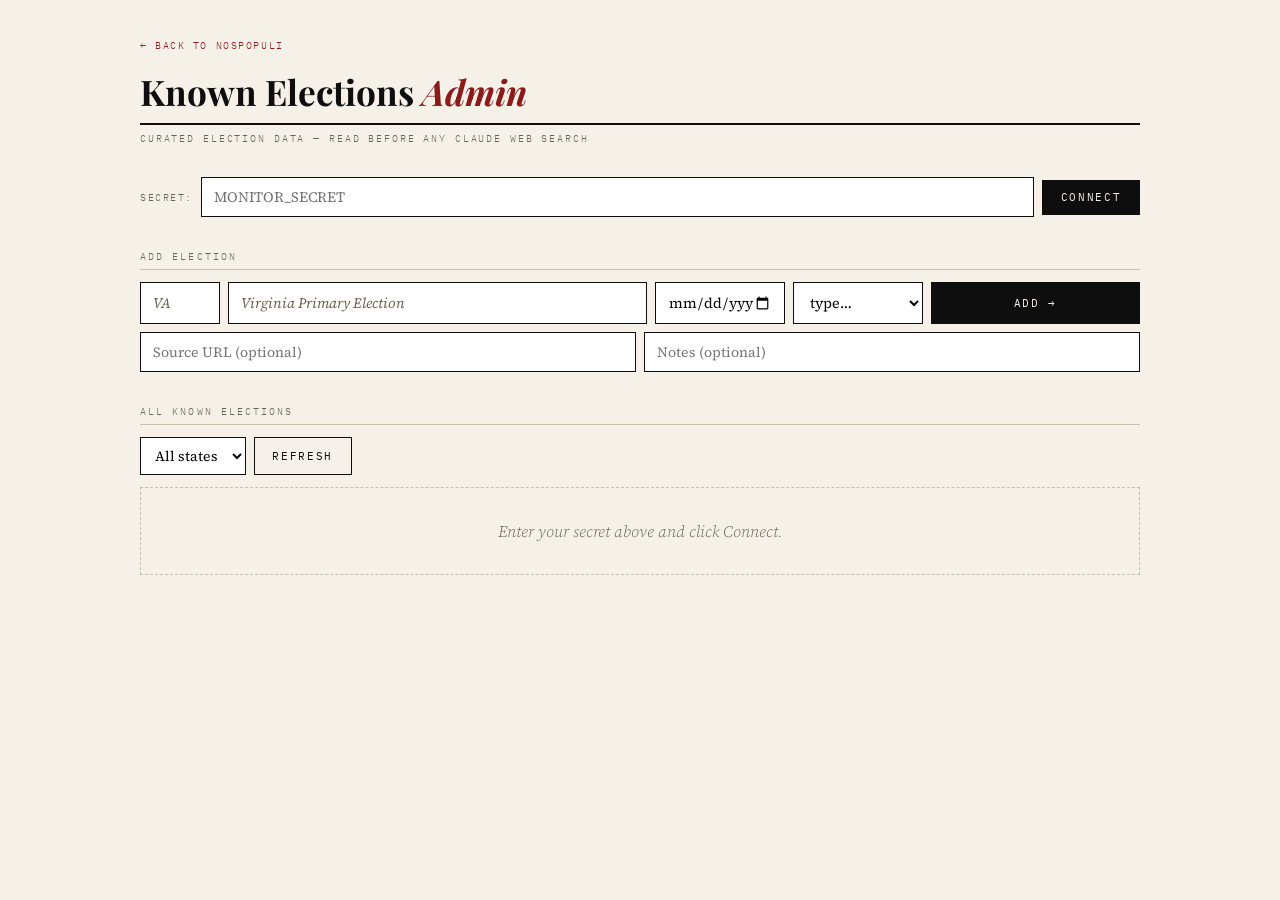
<file: frontend/admin_elections.html>
<!DOCTYPE html>
<html lang="en">
<head>
  <meta charset="UTF-8" />
  <meta name="viewport" content="width=device-width, initial-scale=1.0"/>
  <title>NosPopuli — Known Elections Admin</title>
  <link rel="preconnect" href="https://fonts.googleapis.com">
  <link href="https://fonts.googleapis.com/css2?family=Playfair+Display:wght@700&family=IBM+Plex+Mono:wght@400;500&family=Source+Serif+4:ital,wght@0,300;0,400&display=swap" rel="stylesheet">
  <style>
    *, *::before, *::after { box-sizing: border-box; margin: 0; padding: 0; }
    :root {
      --ink: #0e0e0e; --paper: #f5f0e8; --card-bg: #faf7f2;
      --accent: #8b1a1a; --muted: #6b6355; --rule: #c8bfaa;
    }
    body {
      background: var(--paper); color: var(--ink);
      font-family: 'Source Serif 4', Georgia, serif; font-weight: 300;
      padding: 2rem; min-height: 100vh;
    }
    .wrap { max-width: 1000px; margin: 0 auto; }
    h1 {
      font-family: 'Playfair Display', serif; font-size: 2.2rem;
      border-bottom: 2px solid var(--ink); padding-bottom: 0.5rem; margin-bottom: 0.4rem;
    }
    h1 span { color: var(--accent); font-style: italic; }
    .sub {
      font-family: 'IBM Plex Mono', monospace; font-size: 0.65rem;
      letter-spacing: 0.18em; text-transform: uppercase;
      color: var(--muted); margin-bottom: 2rem;
    }
    .section-label {
      font-family: 'IBM Plex Mono', monospace; font-size: 0.65rem;
      letter-spacing: 0.2em; text-transform: uppercase; color: var(--muted);
      margin: 2rem 0 0.75rem; padding-bottom: 0.4rem; border-bottom: 1px solid var(--rule);
    }
    .auth-row { display: flex; gap: 0.5rem; align-items: center; margin-bottom: 1.5rem; }
    .form-grid {
      display: grid;
      grid-template-columns: 80px 2fr 130px 130px 1fr;
      gap: 0.5rem;
      margin-bottom: 0.5rem;
    }
    .form-grid input, .form-grid select, .auth-row input {
      font-family: 'Source Serif 4', serif; font-size: 0.9rem;
      padding: 0.55rem 0.75rem; border: 1.5px solid var(--ink); background: white;
      outline: none;
    }
    .form-grid input::placeholder { color: var(--muted); font-style: italic; }
    .form-grid input:focus, .form-grid select:focus, .auth-row input:focus { border-color: var(--accent); }
    .form-extras {
      display: grid; grid-template-columns: 1fr 1fr; gap: 0.5rem; margin-bottom: 0.75rem;
    }
    .form-extras input {
      font-family: 'Source Serif 4', serif; font-size: 0.88rem;
      padding: 0.55rem 0.75rem; border: 1.5px solid var(--ink); background: white; outline: none;
    }
    button {
      font-family: 'IBM Plex Mono', monospace; font-size: 0.7rem;
      letter-spacing: 0.15em; text-transform: uppercase;
      padding: 0.6rem 1.1rem; cursor: pointer; transition: all 0.15s;
      border: 1.5px solid var(--ink); background: var(--ink); color: var(--paper);
    }
    button:hover { background: var(--accent); border-color: var(--accent); }
    button.ghost { background: transparent; color: var(--ink); }
    button.ghost:hover { background: var(--ink); color: var(--paper); }
    button.danger { background: transparent; color: var(--accent); border-color: var(--accent); padding: 0.35rem 0.7rem; font-size: 0.6rem; }
    button.danger:hover { background: var(--accent); color: var(--paper); }
    table {
      width: 100%; border-collapse: collapse;
      font-family: 'Source Serif 4', serif; font-size: 0.88rem;
    }
    th {
      font-family: 'IBM Plex Mono', monospace; font-size: 0.6rem;
      letter-spacing: 0.15em; text-transform: uppercase; color: var(--muted);
      text-align: left; padding: 0.5rem 0.65rem; border-bottom: 2px solid var(--ink);
      font-weight: 500;
    }
    td {
      padding: 0.6rem 0.65rem; border-bottom: 1px solid var(--rule); vertical-align: top;
    }
    .state-pill {
      display: inline-block; padding: 0.15rem 0.45rem;
      font-family: 'IBM Plex Mono', monospace; font-size: 0.65rem;
      letter-spacing: 0.1em; background: var(--ink); color: var(--paper);
    }
    .type-tag {
      font-family: 'IBM Plex Mono', monospace; font-size: 0.62rem;
      letter-spacing: 0.1em; color: var(--accent); text-transform: uppercase;
    }
    .empty {
      padding: 2rem; text-align: center; color: var(--muted);
      font-style: italic; border: 1px dashed var(--rule);
    }
    .status {
      font-family: 'IBM Plex Mono', monospace; font-size: 0.65rem;
      letter-spacing: 0.05em; padding: 0.5rem 0.75rem; margin: 0.75rem 0;
      border-left: 2px solid var(--accent);
    }
    .status.ok { color: #2a6e2a; border-color: #2a6e2a; }
    .status.err { color: var(--accent); }
    .filter-row { display: flex; gap: 0.5rem; margin-bottom: 0.75rem; }
    .filter-row select, .filter-row input {
      font-family: 'Source Serif 4', serif; font-size: 0.88rem;
      padding: 0.45rem 0.65rem; border: 1.5px solid var(--ink); background: white; outline: none;
    }
    a.back {
      font-family: 'IBM Plex Mono', monospace; font-size: 0.65rem;
      letter-spacing: 0.15em; text-transform: uppercase; color: var(--accent);
      text-decoration: none; display: inline-block; margin-bottom: 1rem;
    }
    a.back:hover { color: var(--ink); }
  </style>
</head>
<body>
<div class="wrap">

  <a class="back" href="/" >← Back to NosPopuli</a>
  <h1>Known Elections <span>Admin</span></h1>
  <div class="sub">Curated election data — read before any Claude web search</div>

  <div class="auth-row">
    <label style="font-family:'IBM Plex Mono',monospace;font-size:0.65rem;letter-spacing:0.15em;text-transform:uppercase;color:var(--muted)">Secret:</label>
    <input type="password" id="secret" placeholder="MONITOR_SECRET" style="flex:1" />
    <button onclick="loadList()">Connect</button>
  </div>

  <div id="status"></div>

  <div class="section-label">Add Election</div>
  <div class="form-grid">
    <input type="text" id="f-state"   placeholder="VA"          maxlength="2" minlength="2" required pattern="[A-Za-z]{2}" />
    <input type="text" id="f-name"    placeholder="Virginia Primary Election" required />
    <input type="date" id="f-date" required />
    <select id="f-type">
      <option value="">type…</option>
      <option value="primary">primary</option>
      <option value="general">general</option>
      <option value="special">special</option>
      <option value="runoff">runoff</option>
      <option value="local">local</option>
    </select>
    <button onclick="addElection()">Add →</button>
  </div>
  <div class="form-extras">
    <input type="text" id="f-source" placeholder="Source URL (optional)" />
    <input type="text" id="f-notes"  placeholder="Notes (optional)" />
  </div>

  <div class="section-label">All Known Elections</div>
  <div class="filter-row">
    <select id="filter-state">
      <option value="">All states</option>
    <option value="AL">AL</option><option value="AK">AK</option><option value="AZ">AZ</option><option value="AR">AR</option><option value="CA">CA</option><option value="CO">CO</option><option value="CT">CT</option><option value="DE">DE</option><option value="DC">DC</option><option value="FL">FL</option><option value="GA">GA</option><option value="HI">HI</option><option value="ID">ID</option><option value="IL">IL</option><option value="IN">IN</option><option value="IA">IA</option><option value="KS">KS</option><option value="KY">KY</option><option value="LA">LA</option><option value="ME">ME</option><option value="MD">MD</option><option value="MA">MA</option><option value="MI">MI</option><option value="MN">MN</option><option value="MS">MS</option><option value="MO">MO</option><option value="MT">MT</option><option value="NE">NE</option><option value="NV">NV</option><option value="NH">NH</option><option value="NJ">NJ</option><option value="NM">NM</option><option value="NY">NY</option><option value="NC">NC</option><option value="ND">ND</option><option value="OH">OH</option><option value="OK">OK</option><option value="OR">OR</option><option value="PA">PA</option><option value="RI">RI</option><option value="SC">SC</option><option value="SD">SD</option><option value="TN">TN</option><option value="TX">TX</option><option value="UT">UT</option><option value="VT">VT</option><option value="VA">VA</option><option value="WA">WA</option><option value="WV">WV</option><option value="WI">WI</option><option value="WY">WY</option></select>
    <button class="ghost" onclick="loadList()">Refresh</button>
  </div>
  <div id="table-host">
    <div class="empty">Enter your secret above and click Connect.</div>
  </div>

</div>

<script>
const filterSel = document.getElementById('filter-state');

function setStatus(msg, ok) {
  const el = document.getElementById('status');
  if (!msg) { el.innerHTML = ''; return; }
  el.innerHTML = `<div class="status ${ok ? 'ok' : 'err'}">${msg}</div>`;
}

function getSecret() {
  return document.getElementById('secret').value.trim();
}

async function loadList() {
  const secret = getSecret();
  if (!secret) { setStatus('Secret required', false); return; }
  const state = filterSel.value;
  try {
    const url = '/admin/elections' + (state ? `?state=${state}` : '');
    const res = await fetch(url, { headers: { 'X-Monitor-Secret': secret } });
    if (!res.ok) {
      setStatus(`Failed: ${res.status} ${await res.text()}`, false);
      return;
    }
    const data = await res.json();
    setStatus('', true);
    renderTable(data.elections || []);
  } catch (e) {
    setStatus('Network error: ' + e.message, false);
  }
}

function renderTable(items) {
  const host = document.getElementById('table-host');
  if (!items.length) {
    host.innerHTML = '<div class="empty">No known elections yet. Add one above.</div>';
    return;
  }
  host.innerHTML = `
    <table>
      <thead>
        <tr>
          <th>State</th><th>Date</th><th>Name</th><th>Type</th><th>Source</th><th></th>
        </tr>
      </thead>
      <tbody>
        ${items.map(e => `
          <tr>
            <td><span class="state-pill">${e.state_code}</span></td>
            <td>${e.date}</td>
            <td>${escapeHtml(e.name)}${e.notes ? `<div style="font-size:0.72rem;color:var(--muted);font-style:italic;margin-top:0.15rem">${escapeHtml(e.notes)}</div>` : ''}</td>
            <td><span class="type-tag">${e.type || '—'}</span></td>
            <td>${e.source_url ? `<a href="${e.source_url}" target="_blank" rel="noopener" style="font-size:0.72rem;color:var(--accent)">link ↗</a>` : '—'}</td>
            <td><button class="danger" onclick="deleteRow(${e.id})">Delete</button></td>
          </tr>
        `).join('')}
      </tbody>
    </table>
  `;
}

function escapeHtml(s) {
  return String(s || '').replace(/[&<>"]/g, c => ({ '&':'&amp;','<':'&lt;','>':'&gt;','"':'&quot;' })[c]);
}

async function addElection() {
  const secret = getSecret();
  if (!secret) { setStatus('Secret required', false); return; }
  const body = {
    state_code: document.getElementById('f-state').value.trim().toUpperCase(),
    name:       document.getElementById('f-name').value.trim(),
    date:       document.getElementById('f-date').value,
    type:       document.getElementById('f-type').value || null,
    source_url: document.getElementById('f-source').value.trim() || null,
    notes:      document.getElementById('f-notes').value.trim() || null,
  };
  if (!body.state_code || !body.name || !body.date) {
    setStatus('State, name, and date are required', false);
    return;
  }
  try {
    const res = await fetch('/admin/elections', {
      method: 'POST',
      headers: { 'Content-Type': 'application/json', 'X-Monitor-Secret': secret },
      body: JSON.stringify(body),
    });
    if (!res.ok) {
      setStatus(`Failed: ${res.status} ${await res.text()}`, false);
      return;
    }
    setStatus(`Added (id ${(await res.json()).id})`, true);
    document.getElementById('f-name').value = '';
    document.getElementById('f-date').value = '';
    document.getElementById('f-source').value = '';
    document.getElementById('f-notes').value = '';
    loadList();
  } catch (e) {
    setStatus('Network error: ' + e.message, false);
  }
}

async function deleteRow(id) {
  if (!confirm('Delete this election?')) return;
  const secret = getSecret();
  try {
    const res = await fetch(`/admin/elections/${id}`, {
      method: 'DELETE',
      headers: { 'X-Monitor-Secret': secret },
    });
    if (!res.ok) { setStatus(`Failed: ${res.status}`, false); return; }
    setStatus('Deleted', true);
    loadList();
  } catch (e) {
    setStatus('Network error: ' + e.message, false);
  }
}

filterSel.addEventListener('change', loadList);
</script>
</body>
</html>
</file>
